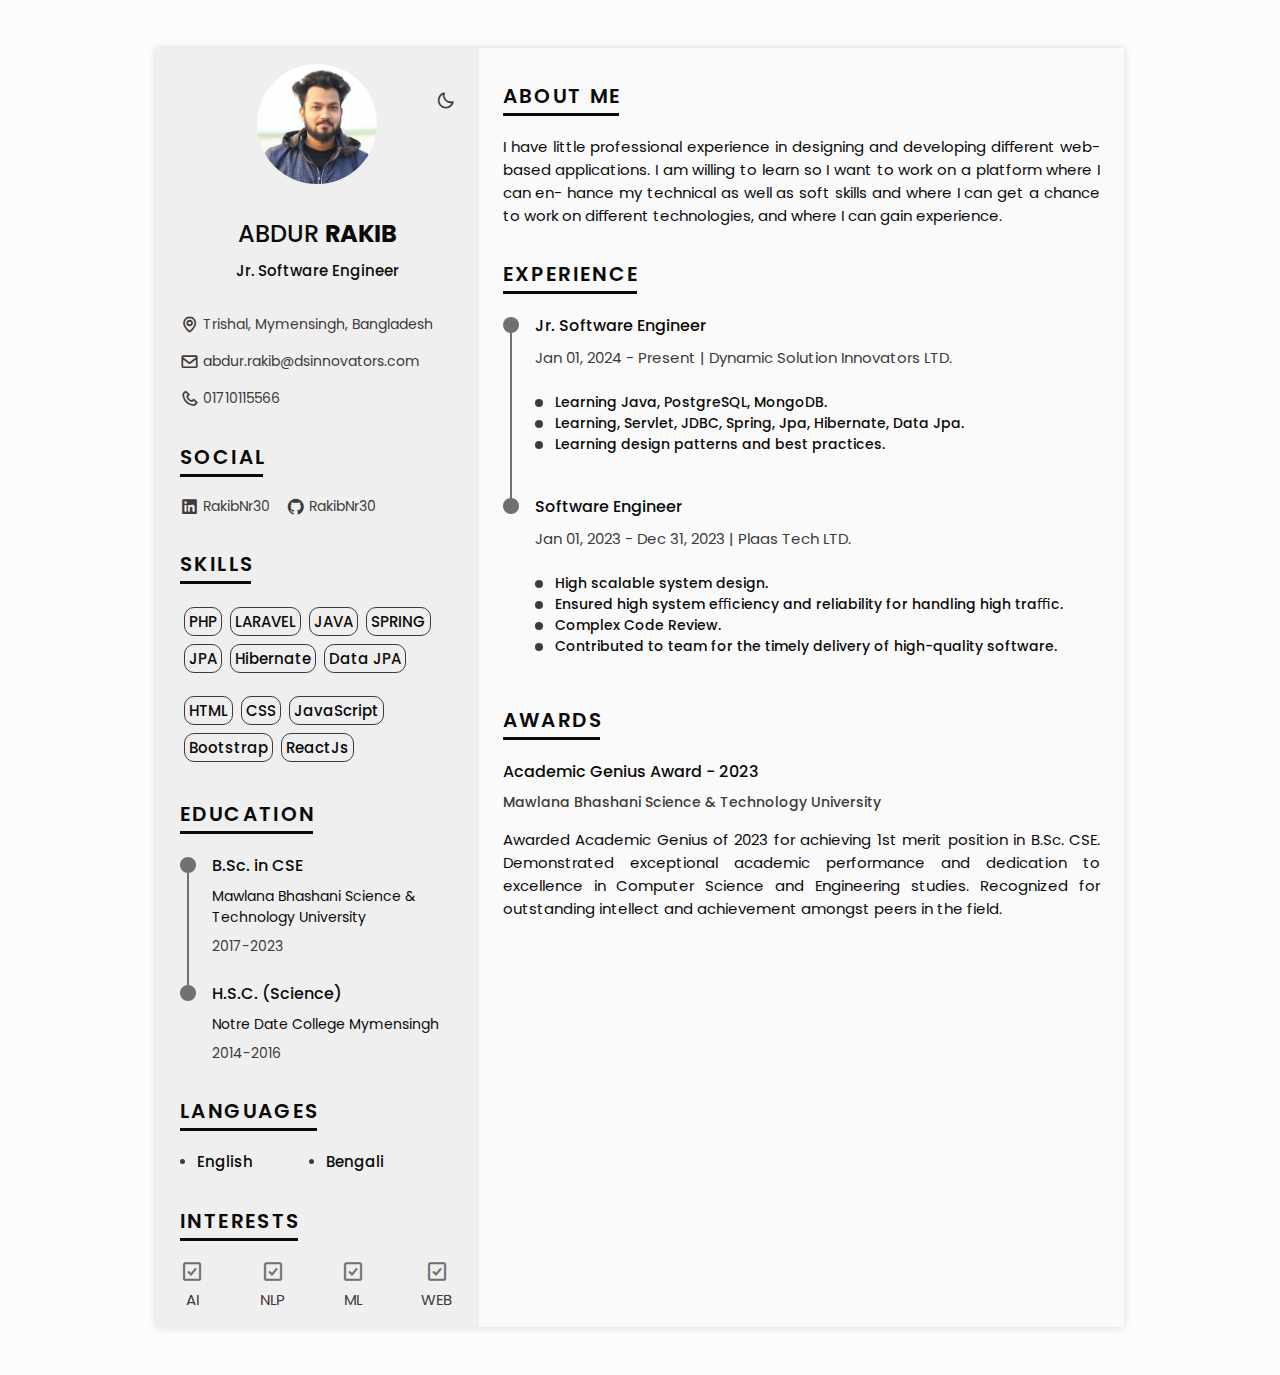
<file: index.html>
<!DOCTYPE html>
<html lang="en">
<head>
    <meta charset="UTF-8">
    <meta name="viewport" content="width=device-width, initial-scale=1.0">
    <link rel="stylesheet" href="https://cdn.jsdelivr.net/npm/boxicons@latest/css/boxicons.min.css">
    <link rel="stylesheet" href="assets/css/style.css">


    <title>RESUME</title>
</head>
<body>
<header class="l-header" id="header">
    <nav class="nav container">
        <a href="#" class="nav__logo">Abdur Rakib</a>
        <div class="nav__menu" id="nav-menu">
            <ul class="nav__list">
                <li class="nav__item">
                    <a href="#home" class="nav__link">
                        <i class="nav__icon bx bx-home"></i> Home
                    </a>
                </li>
                <li class="nav__item">
                    <a href="#about" class="nav__link">
                        <i class="nav__icon bx bx-user"></i> About
                    </a>
                </li>
                <li class="nav__item">
                    <a href="#education" class="nav__link">
                        <i class="nav__icon bx bx-book"></i> Education
                    </a>
                </li>
                <li class="nav__item">
                    <a href="#skills" class="nav__link">
                        <i class="nav__icon bx bx-receipt"></i> Skills
                    </a>
                </li>
                <li class="nav__item">
                    <a href="#experience" class="nav__link">
                        <i class="nav__icon bx bx-briefcase-alt"></i> Experience
                    </a>
                </li>
                <li class="nav__item">
                    <a href="#awards" class="nav__link">
                        <i class="nav__icon bx bx-award"></i> Awards
                    </a>
                </li>
            </ul>
        </div>

        <div class="nav__toggle" id="nav-toggle">
            <i class="bx bx-grid-alt"></i>
        </div>
    </nav>
</header>

<main class="l-main container">
    <div class="resume">
        <div class="resume__left">
            <section class="home" id="home">
                <div class="home__container section global-grid">
                    <div class="home__data global-grid">
                        <img src="assets/image/photo-of-abdurrakib.png" class="home__img" alt="" />

                        <h1 class="home__title">ABDUR <b>RAKIB</b></h1>
                        <h3 class="home__profession">Jr. Software Engineer</h3>
                    </div>

                    <div class="home__address global-grid">
                        <div class="home__information">
                            <i class="home__icon bx bx-map"></i> Trishal, Mymensingh, Bangladesh
                        </div>
                        <div class="home__information">
                            <i class="home__icon bx bx-envelope"></i> abdur.rakib@dsinnovators.com
                        </div>
                        <div class="home__information">
                            <i class="home__icon bx bx-phone"></i> 01710115566
                        </div>
                    </div>
                </div>

                <i class="bx bx-moon change-theme" title="Theme" id="theme-changer"></i>
            </section>

            <section class="section social">
                <div class="section-title-container">
                    <h2 class="section-title">Social</h2>
                </div>
                <div class="social__container bg-grid">
                    <a href="#" target="_blank" class="social__link">
                        <i class="social__icon bx bxl-linkedin-square"></i> RakibNr30
                    </a>
                    <a href="#" target="_blank" class="social__link">
                        <i class="social__icon bx bxl-github"></i> RakibNr30
                    </a>
                </div>
            </section>

            <section class="section skills" id="skills">
                <div class="section-title-container">
                    <h2 class="section-title">Skills</h2>
                </div>

                <div class="skills__content">
                    <ul class="skills__data mt-0">
                        <li class="skills__name">PHP</li>
                        <li class="skills__name">LARAVEL</li>
                        <li class="skills__name">JAVA</li>
                        <li class="skills__name">SPRING</li>
                        <li class="skills__name">JPA</li>
                        <li class="skills__name">Hibernate</li>
                        <li class="skills__name">Data JPA</li>
                    </ul>
                    <ul class="skills__data mb-0">
                        <li class="skills__name">HTML</li>
                        <li class="skills__name">CSS</li>
                        <li class="skills__name">JavaScript</li>
                        <li class="skills__name">Bootstrap</li>
                        <li class="skills__name">ReactJs</li>
                    </ul>
                </div>
            </section>

            <section class="section education" id="education">
                <div class="section-title-container">
                    <h2 class="section-title">Education</h2>
                </div>

                <div class="education__container global-grid">
                    <div class="education__content">
                        <div class="education__time">
                            <span class="education__rounder"></span>
                            <span class="education__line"></span>
                        </div>
                        <div class="education__data global-grid">
                            <h3 class="education__title">B.Sc. in CSE</h3>
                            <span class="education__studies">Mawlana Bhashani Science & Technology University</span>
                            <span class="education__year">2017-2023</span>
                        </div>
                    </div>
                    <div class="education__content">
                        <div class="education__time">
                            <span class="education__rounder"></span>
                        </div>
                        <div class="education__data global-grid">
                            <h3 class="education__title">H.S.C. (Science)</h3>
                            <span class="education__studies">Notre Date College Mymensingh</span>
                            <span class="education__year">2014-2016</span>
                        </div>
                    </div>
                </div>
            </section>

            <section class="section languages" id="languages">
                <div class="section-title-container">
                    <h2 class="section-title">Languages</h2>
                </div>

                <div class="languages__container">
                    <ul class="languages__content global-grid">
                        <li class="languages__name">
                            <span class="languages__circle"></span> English
                        </li>
                        <li class="languages__name">
                            <span class="languages__circle"></span> Bengali
                        </li>
                    </ul>
                </div>
            </section>

            <section class="section interests" id="interests">
                <div class="section-title-container">
                    <h2 class="section-title">Interests</h2>
                </div>

                <div class="interests__container global-grid">
                    <div class="interests__content">
                        <i class="interests__icon bx bx-check-square"></i>
                        <span class="interests__name">AI</span>
                    </div>
                    <div class="interests__content">
                        <i class="interests__icon bx bx-check-square"></i>
                        <span class="interests__name">NLP</span>
                    </div>
                    <div class="interests__content">
                        <i class="interests__icon bx bx-check-square"></i>
                        <span class="interests__name">ML</span>
                    </div>
                    <div class="interests__content">
                        <i class="interests__icon bx bx-check-square"></i>
                        <span class="interests__name">WEB</span>
                    </div>
                </div>
            </section>
        </div>
        <div class="resume__right">
            <section class="section about" id="about">
                <div class="section-title-container">
                    <h2 class="section-title">About Me</h2>
                </div>
                <p class="about__description">I have little professional experience in designing and developing diﬀerent web-
                    based applications. I am willing to learn so I want to work on a platform where I can en-
                    hance my technical as well as soft skills and where I can get a chance to work on diﬀerent
                    technologies, and where I can gain experience.</p>
            </section>

            <section class="section experience" id="experience">
                <div class="section-title-container">
                    <h2 class="section-title">Experience</h2>
                </div>

                <div class="experience__container global-grid">
                    <div class="experience__content">
                        <div class="experience__time">
                            <span class="experience__rounder"></span>
                            <span class="experience__line"></span>
                        </div>

                        <div class="experience__data global-grid">
                            <h3 class="experience__title">Jr. Software Engineer</h3>
                            <span class="experience__company">Jan 01, 2024 - Present | Dynamic Solution Innovators LTD.</span>
                            <div class="experience__description">
                                <ul class="experience__resp">
                                    <li class="experience__resp_name">
                                        <span class="experience__resp__circle"></span>Learning Java, PostgreSQL, MongoDB.
                                    </li>
                                    <li class="experience__resp_name">
                                        <span class="experience__resp__circle"></span>Learning, Servlet, JDBC, Spring, Jpa, Hibernate, Data Jpa.
                                    </li>
                                    <li class="experience__resp_name">
                                        <span class="experience__resp__circle"></span>Learning design patterns and best practices.
                                    </li>
                                </ul>
                            </div>
                        </div>
                    </div>
                    <div class="experience__content">
                        <div class="experience__time">
                            <span class="experience__rounder"></span>
                        </div>

                        <div class="experience__data global-grid">
                            <h3 class="experience__title">Software Engineer</h3>
                            <span class="experience__company">Jan 01, 2023 - Dec 31, 2023 | Plaas Tech LTD.</span>
                            <div class="experience__description">
                                <ul class="experience__resp">
                                    <li class="experience__resp_name">
                                        <span class="experience__resp__circle"></span>High scalable system design.
                                    </li>
                                    <li class="experience__resp_name">
                                        <span class="experience__resp__circle"></span>Ensured high system eﬃciency and reliability for handling high traﬃc.
                                    </li>
                                    <li class="experience__resp_name">
                                        <span class="experience__resp__circle"></span>Complex Code Review.
                                    </li>
                                    <li class="experience__resp_name">
                                        <span class="experience__resp__circle"></span>Contributed to team for the timely delivery of high-quality software.
                                    </li>
                                </ul>
                            </div>
                        </div>
                    </div>
                </div>
            </section>

            <section class="section awards" id="awards">
                <div class="section-title-container">
                    <h2 class="section-title">awards</h2>
                </div>

                <div class="awards__container global-grid">
                    <div class="awards__content">
                        <h3 class="awards__title">Academic Genius Award - 2023</h3>
                        <p class="awards__institute">Mawlana Bhashani Science & Technology University</p>
                        <p class="awards__description">Awarded Academic Genius of 2023 for achieving 1st merit position in B.Sc. CSE. Demonstrated exceptional academic performance and dedication to excellence in Computer Science and Engineering studies. Recognized for outstanding intellect and achievement amongst peers in the field.</p>
                    </div>
                </div>
            </section>

        </div>
    </div>
</main>

<a href="#" class="scrolltop" id="scroll-top">
    <i class="bx bx-up-arrow-alt scrolltop__icon"></i>
</a>

<script src="assets/js/main.js"></script>
</body>
</html>
</file>
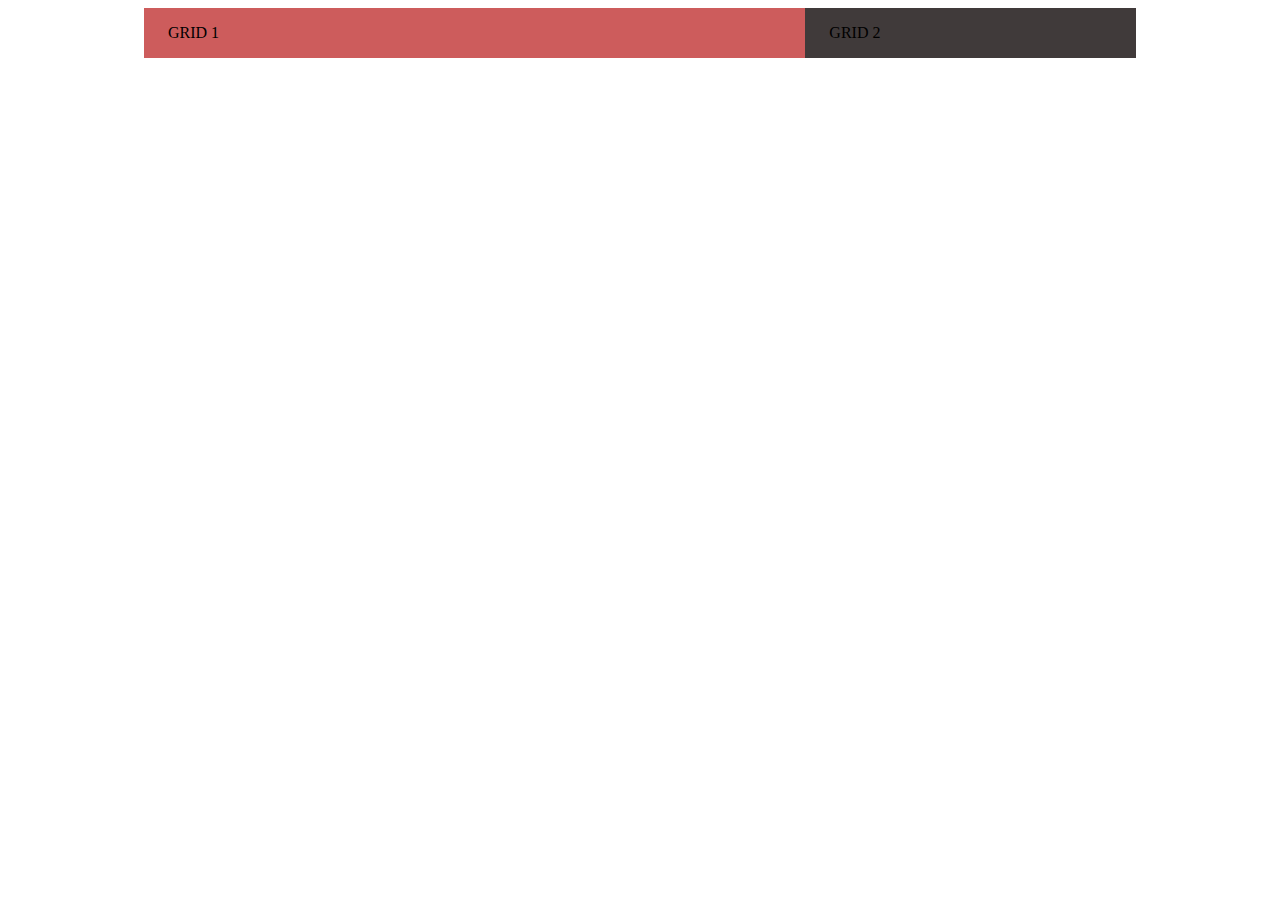
<file: grid.html>
<!DOCTYPE html>
<html lang="en">
<head>
    <meta charset="UTF-8">
    <meta name="viewport" content="width=device-width, initial-scale=1.0">


    <title>RESUME</title>
</head>

<style>
    .container {
        max-width: 992px;
        margin: auto;
    }
    .resume {
        display: grid;
    }
    .resume-left {
        background: indianred;
        padding: 1rem 1.5rem;
    }
    .resume-right {
        background: #403A3A;
        padding: 1rem 1.5rem;
    }

    @media screen and (min-width: 768px) {
        .resume {
            grid-template-columns: 1fr 0.5fr;
        }
    }
</style>

<body>

<div class="container">
    <div class="resume">
        <div class="resume-left">
            GRID 1
        </div>
        <div class="resume-right">
            GRID 2
        </div>
    </div>
</div>

</body>
</html>
</file>
<file: assets/css/style.css>
@import url('https://fonts.googleapis.com/css2?family=Poppins:wght@400;500;600&display=swap');

:root {
    --header-height: 3rem;

    /* COLORS */
    --title-color: #0B0A0A;
    --text-color: #403A3A;
    --text-color-light: #707070;
    --container-color: #FAFAFA;
    --container-color-alt: #F0EFEF;
    --body-color: #FCFCFC;

    /* FONTS */
    --body-font: 'Poppins', sanf-serif;
    --h1-font-size: 1.5rem;
    --h2-font-size: 1.25rem;
    --h3-font-size: 1rem;
    --normal-font-size: 0.938rem;
    --small-font-size: 0.875rem;
    --smaller-font-size: 0.813rem;

    /* FONT WEIGHT */
    --font-medium: 500;
    --font-semi-bold: 600;

    /* MARGIN */
    --m-1: 0.5rem;
    --m-2: 1rem;
    --m-3: 1.5rem;

    /* Z-INDEX */
    --z-tooltip: 10;
    --z-nav: 20;
    --z-fixed: 100;
}

/* BASE */
*, ::before, ::after {
    box-sizing: border-box;
}
html {
    scroll-behavior: smooth;
}

/* THEME BTN */
body.dark-theme {
    --title-color:  #F2F2F2;
    --text-color: #BFBFBF;
    --container-color: #212121;
    --container-color-alt: #181616;
    --body-color: #2B2B2B;
}

.change-theme {
    position: absolute;
    right: 0;
    top: 2.2rem;
    display: flex;
    color: var(--text-color);
    font-size: 1.2rem;
    cursor: pointer;
}
.change-theme:hover {
    color: var(--title-color);
}

/* BODY */
body {
    margin: 0 0 var(--header-height);
    padding: 0;
    font-family: var(--body-font);
    font-size: var(--normal-font-size);
    background-color: var(--body-color);
    color: var(--text-color);
}
h1, h2, h3, ul, p {
    color: var(--title-color);
    font-weight: var(--font-medium);
}
ul {
    padding: 0;
    list-style: none;
}
a {
    text-decoration: none;
}
img {
    max-width: 100%;
    height: auto;
}

/* CSS CLASS */
.section {
    padding: 0.5rem 0;
}
.section-title-container {
    display: inline-block;
}
.section-title {
    position: relative;
    font-size: var(--h2-font-size);
    color: var(--title-color);
    font-weight: var(--font-semi-bold);
    letter-spacing: 0.15rem;
    text-transform: uppercase;
    text-align: left;
    margin-bottom: var(--m-3);
}
.section-title::before {
    content: '';
    height: 3px;
    width: calc(100% - 3px);
    bottom: -5px;
    position: absolute;
    background: var(--title-color);
}

/* LAYOUT */
.container {
    max-width: 968px;
    width: calc(100% - 3rem);
    margin-left: var(--m-3);
    margin-right: var(--m-3);
}
.global-grid {
    display: grid;
    gap: 1.5rem;
}
.l-header {
    width: 100%;
    position: fixed;
    bottom: 0;
    left: 0;
    z-index: var(--z-fixed);
    background-color: var(--body-color);
    box-shadow: 0 -1px 4px rgba(0, 0, 0, 0.1);
    transition: 0.3s;
}

/* NAV */
.nav {
    height: var(--header-height);
    display: flex;
    justify-content: space-between;
    align-items: center;
}
@media screen and (max-width: 968px) {
    .nav__menu {
        position: fixed;
        bottom: var(--header-height);
        left: -100%;
        width: 100%;
        padding: 2rem 1.5rem;
        background-color: var(--body-color);
        box-shadow: 0 1px 4px rgba(0, 0, 0, 0.1);
        z-index: var(--z-nav);
        transition: 0.3s;
    }
}
.nav__logo,
.nav__toggle {
    color: var(--title-color);
    font-weight: var(--font-medium);
}
.nav__toggle {
    font-size: 1.2rem;
    cursor: pointer;
}
.nav__list {
    display: grid;
    grid-template-columns: repeat(3, 1fr);
    gap: 2rem;
}
.nav__item {
    text-align: center;
}
.nav__link {
    display: flex;
    flex-direction: column;
    font-size: var(--small-font-size);
    color: var(--text-color-light);
    font-weight: var(--font-medium);
}
.nav__link:hover {
    color: var(--title-color);
}
.nav__icon {
    font-size: 1.2rem;
    margin-bottom: var(--m-1);
}

/* show-menu */
.show-menu {
    bottom: var(--header-height);
    left: 0;
}

/* ACTIVE MENU LINK */
.active-link {
    color: var(--title-color);
}

/* HOME */
.home {
    position: relative;
}
.home__container {
    gap: 3rem;
}
.home__data {
    gap: 0.5rem;
    text-align: center;
}
.home__img {
    width: 120px;
    height: 120px;
    border-radius: 50%;
    justify-self: center;
    margin-bottom: var(--m-1);
}
.home__title {
    font-size: var(--h1-font-size);
    margin-bottom: 0;
}
.home__profession {
    font-size: var(--normal-font-size);
    margin-bottom: var(--m-1);
    margin-top: 0;
}
.home__address {
    gap: 1rem;
}
.home__information {
    display: flex;
    align-items: center;
    font-size: var(--small-font-size);
}
.home__icon {
    font-size: 1.2rem;
    margin-right: 0.25rem;
}
.home__button {
    display: inline-block;
    border: 2px solid var(--text-color);
    color: var(--title-color);
    padding: 1rem 2rem;
    border-radius: 0.25rem;
    transition: 0.3s;
    font-weight: var(--font-medium);
    margin-top: var(--m-3);
}
.home__button:hover {
    background-color: var(--text-color);
    color: var(--container-color);
}

/* SOCIAL */
.social__container {
    display: grid;
    grid-template-columns: repeat(3, 1fr);
    gap: 1rem;
}
.social__link {
    display: inline-flex;
    align-items: center;
    font-size: var(--small-font-size);
    color: var(--text-color);
}
.social__link:hover {
    color: var(--title-color);
}
.social__icon {
    font-size: 1.2rem;
    margin-right: 0.25rem;
}

/* PROFILE */
.about__description {
    text-align: justify !important;
    font-weight: normal;
    margin: 0;
}

/* EDUCATION AND EXPERIENCE */
.education__content,
.experience__content {
    display: flex;
}
.experience__description {
    font-weight: normal;
    text-align: justify;
}
.experience__resp_name {
    font-size: var(--small-font-size);
}
.experience__resp__circle {
    display: inline-block;
    width: 8px;
    height: 8px;
    background-color: var(--text-color);
    border-radius: 50%;
    margin-right: 0.75rem;
}
.education__time,
.experience__time {
    padding-right: 1rem;
}
.education__rounder,
.experience__rounder {
    position: relative;
    display: block;
    width: 16px;
    height: 16px;
    background-color: var(--text-color-light);
    border-radius: 50%;
    margin-top: 0.25rem;
}
.education__line,
.experience__line {
    display: block;
    width: 2px;
    height: 110%;
    transform: translate(7px, 0);
    background-color: var(--text-color-light);
}
.education__data,
.experience__data {
    gap: 0.5rem;
}
.education__title,
.experience__title {
    font-size: var(--h3-font-size);
    margin: 0;
}
.education__studies,
.experience__studies {
    font-size: var(--small-font-size);
    color: var(--title-color);
}
.education__year,
.experience__year {
    font-size: var(--small-font-size);
}

/* SKILLS AND LANGUAGES */
.languages__content {
    grid-template-columns: repeat(2, 1fr);
    margin: 0;
}
.skills__content {
    margin: 0;
}
.languages__name {
    display: flex;
    align-items: center;
}
.skills__data {
    display: flex;
    flex-wrap: wrap;
}
.skills__name {
    padding: 2px 4px;
    margin: 0.25rem;
    border: 1px solid var(--text-color);
    border-radius: 10px;
    text-align: center;
}
.languages__circle {
    display: inline-block;
    width: 5px;
    height: 5px;
    background-color: var(--text-color);
    border-radius: 50%;
    margin-right: 0.75rem;
}

/* AWARDS */
.awards__title {
    font-size: var(--h3-font-size);
    margin-bottom: var(--m-1);
    margin-top: 0;
}
.awards__institute {
    font-size: 0.875rem;
    color: var(--text-color);
    margin: 0;
}
.awards__description {
    font-weight: normal;
    text-align: justify;
}

/* INTERESTS */
.interests__container {
    grid-template-columns: repeat(3, 1fr);
}
.interests__content {
    display: flex;
    flex-direction: column;
    align-items: center;
}
.interests__icon {
    font-size: 1.5rem;
    color: var(--text-color-light);
    margin-bottom: 0.25rem;
}

/* SCROLL TOP */
.scrolltop {
    position: fixed;
    right: 1rem;
    bottom: -20%;
    display: flex;
    justify-content: center;
    align-items: center;
    padding: 0.3rem;
    background-color: var(--container-color-alt);
    border-radius: 0.4rem;
    z-index: var(--z-tooltip);
    transition: 0.4s;
}
.scrolltop__icon {
    font-size: 1.2rem;
    color: var(--text-color);
}
.show-scroll {
    visibility: visible;
    bottom: 5rem;
}

/* MEDIA QUERIES */
@media screen and (max-width: 320px) {
    .nav__list {
        grid-template-columns: repeat(2, 1fr);
        gap: 1rem 0.5rem;
    }
}
@media screen and (min-width: 968px) {
    body {
        margin: 3rem 0;
    }
    .container {
        margin-left: auto;
        margin-right: auto;
    }
    .l-header,
    .scrolltop {
        display: none;
    }
    .resume {
        display: grid;
        grid-template-columns: 0.5fr 1fr;
        background-color: var(--container-color);
        box-shadow: 0 0 8px rgba(13, 12, 12, 0.15);
    }
    .resume__left {
        background-color: var(--container-color-alt);
    }
    .resume__left,
    .resume__right {
        padding: 0.5rem 1.5rem;
    }
    .section-title,
    .profile__description {
        text-align: initial;
    }
    .home__container {
        gap: 1.5rem;
    }
    .home__button {
        display: none;
    }
    .references__container {
        grid-template-columns: repeat(2, 1fr);
    }
    .languages__content {
        grid-template-columns: repeat(3, max-content);
        column-gap: 3.5rem;
    }
    .interests__container {
        grid-template-columns: repeat(4, max-content);
        column-gap: 3.5rem;
    }
}

/* UTILS */
.mt-0 {
    margin-top: 0;
}
.mb-0 {
    margin-bottom: 0;
}
</file>
